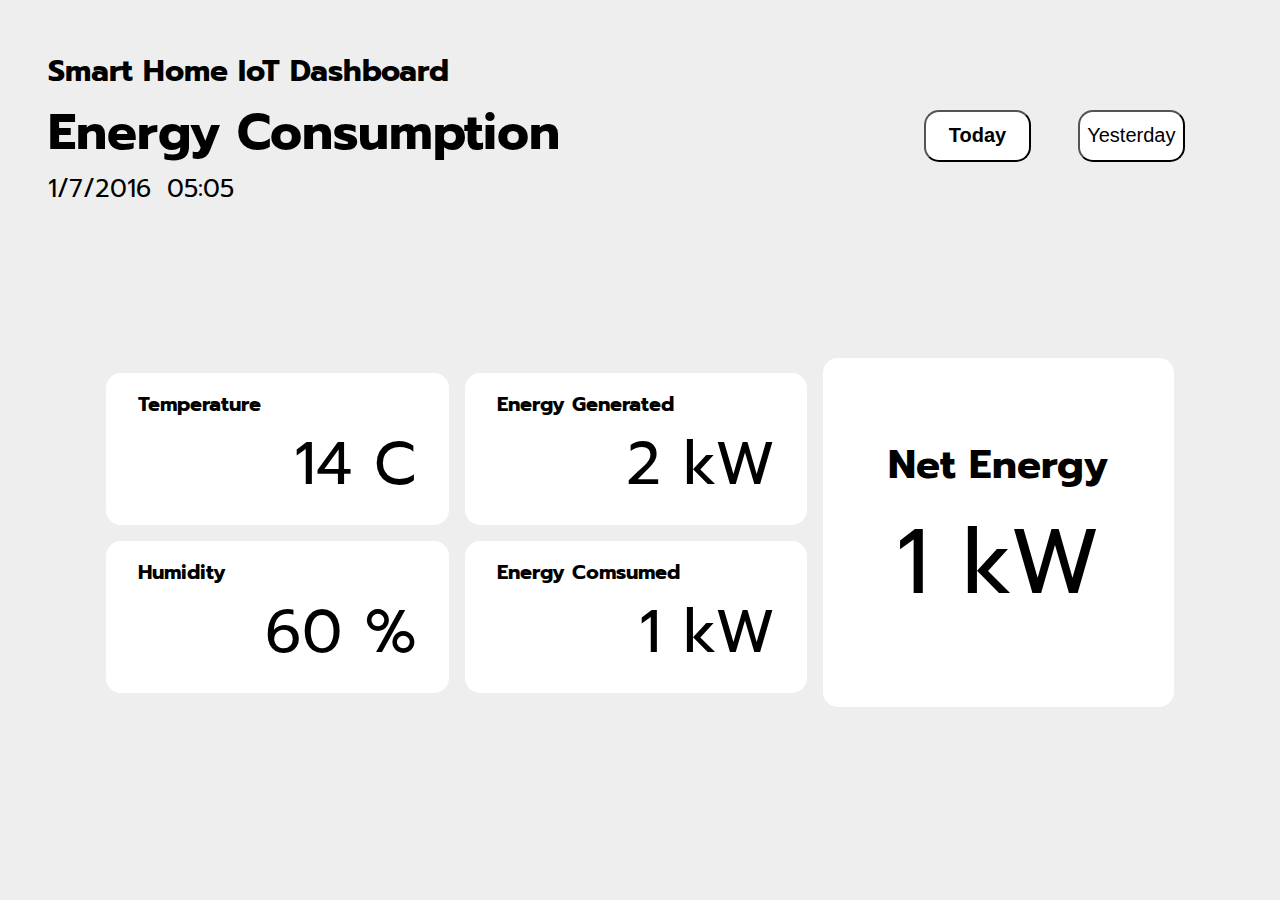
<file: index.html>
<!DOCTYPE html>
<html lang="en">
<head>
    <meta charset="UTF-8">
    <meta name="viewport" content="width=device-width, initial-scale=1.0">
    <link rel="stylesheet" href="./style.css">
    <title>IoT Dashboard</title>
</head>

<body>
    <div class="header">
        <div class="top-head">
            <h2> Smart Home IoT Dashboard </h2>
            <h1> Energy Consumption </h1>
            <div class="dateTime">
                <div id="date">1/7/2016</div>
                <div id="time">05:05</div>
            </div>
        </div>
        <div class="button-div">
            <button id="today-btn">Today</button>
            <button id="ytd-btn">Yesterday</button>
        </div>
    </div>
    
    
    <div class="board">
        <div class="leftBoard">
            <div class="data-box">
                <h3>Temperature</h3>
                <div id="temp-value" class="value">14 C</div>
            </div>
            <div class="data-box">
                <h3>Energy Generated</h3>
                <div id="gen-value" class="value">2 kW</div>
            </div>
            <div class="data-box">
                <h3>Humidity</h3>
                <div id="humid-value" class="value">60 %</div>
            </div>
            <div class="data-box">
                <h3>Energy Comsumed</h3>
                <div id="use-value" class="value">1 kW</div>
            </div>
        </div>
        <div class="rightBoard">
            <div class="data-box">
                <h3>Net Energy</h3>
                <div id="net-value" class="big-value">1 kW</div>
            </div>
        </div>
    </div>
</body>
</html>
</file>
<file: style.css>
@import url('https://fonts.googleapis.com/css2?family=Prompt:wght@300;400;500;600;700;800&display=swap');


* {
    margin: 0;
    padding: 0;
    box-sizing: border-box;
}

body {
    font-family: 'Prompt', sans-serif;
    padding: 2rem;
    background-color: #eeeeee;
}

.board {
    display: flex;
    justify-content: center;
    align-items: center;
    height: 65vh;
    width: 100%;
    padding: 1.5rem;
    gap: 1rem;
}

.leftBoard {
    display: grid;
    grid-template-columns: 1fr 1fr;
    gap: 1rem;
    width: 60%;
}

.rightBoard {
    height: 65%;
    width: 30%;
    display: flex;
    flex-direction: column;
    justify-content: center;
}

.rightBoard .data-box{
    width: 100%;
    height: 100%;
    text-align: center;
    display: flex;
    flex-direction: column;
    justify-content: center;
    align-items: center;
}

.rightBoard .data-box h3 {
    font-size: 40px;
}

.rightBoard .data-box .big-value {
    font-size: 90px;
}


.dateTime {
    display: flex;
    gap: 1rem;
    font-size: 25px;
}

.data-box {
    background-color: #fff ;
    border-radius: 15px;
    border: none;
    padding: 1rem 2rem;
}

.data-box h3 {
    font-size: 20px;
}

.value {
    text-align: right;
    font-size: 60px;
}

.top-head {
    margin-bottom: 1rem;
}

.top-head h2 {
    font-size: 30px;
}

.top-head h1 {
    font-size: 50px;
}

.header {
    display: flex;
    justify-content: space-between;
    padding: 1rem;

}

.button-div {
    width: 30%;
    display: flex;
    justify-content: space-evenly;
    align-items: center;
}

.button-div button {
    width: 30%;      
    background-color: #fff;
    border-radius: 15px;  
    height: 30%;
    font-size: 20px;
    cursor: pointer;
}

#today-btn {
    font-weight: 800;
}
</file>
